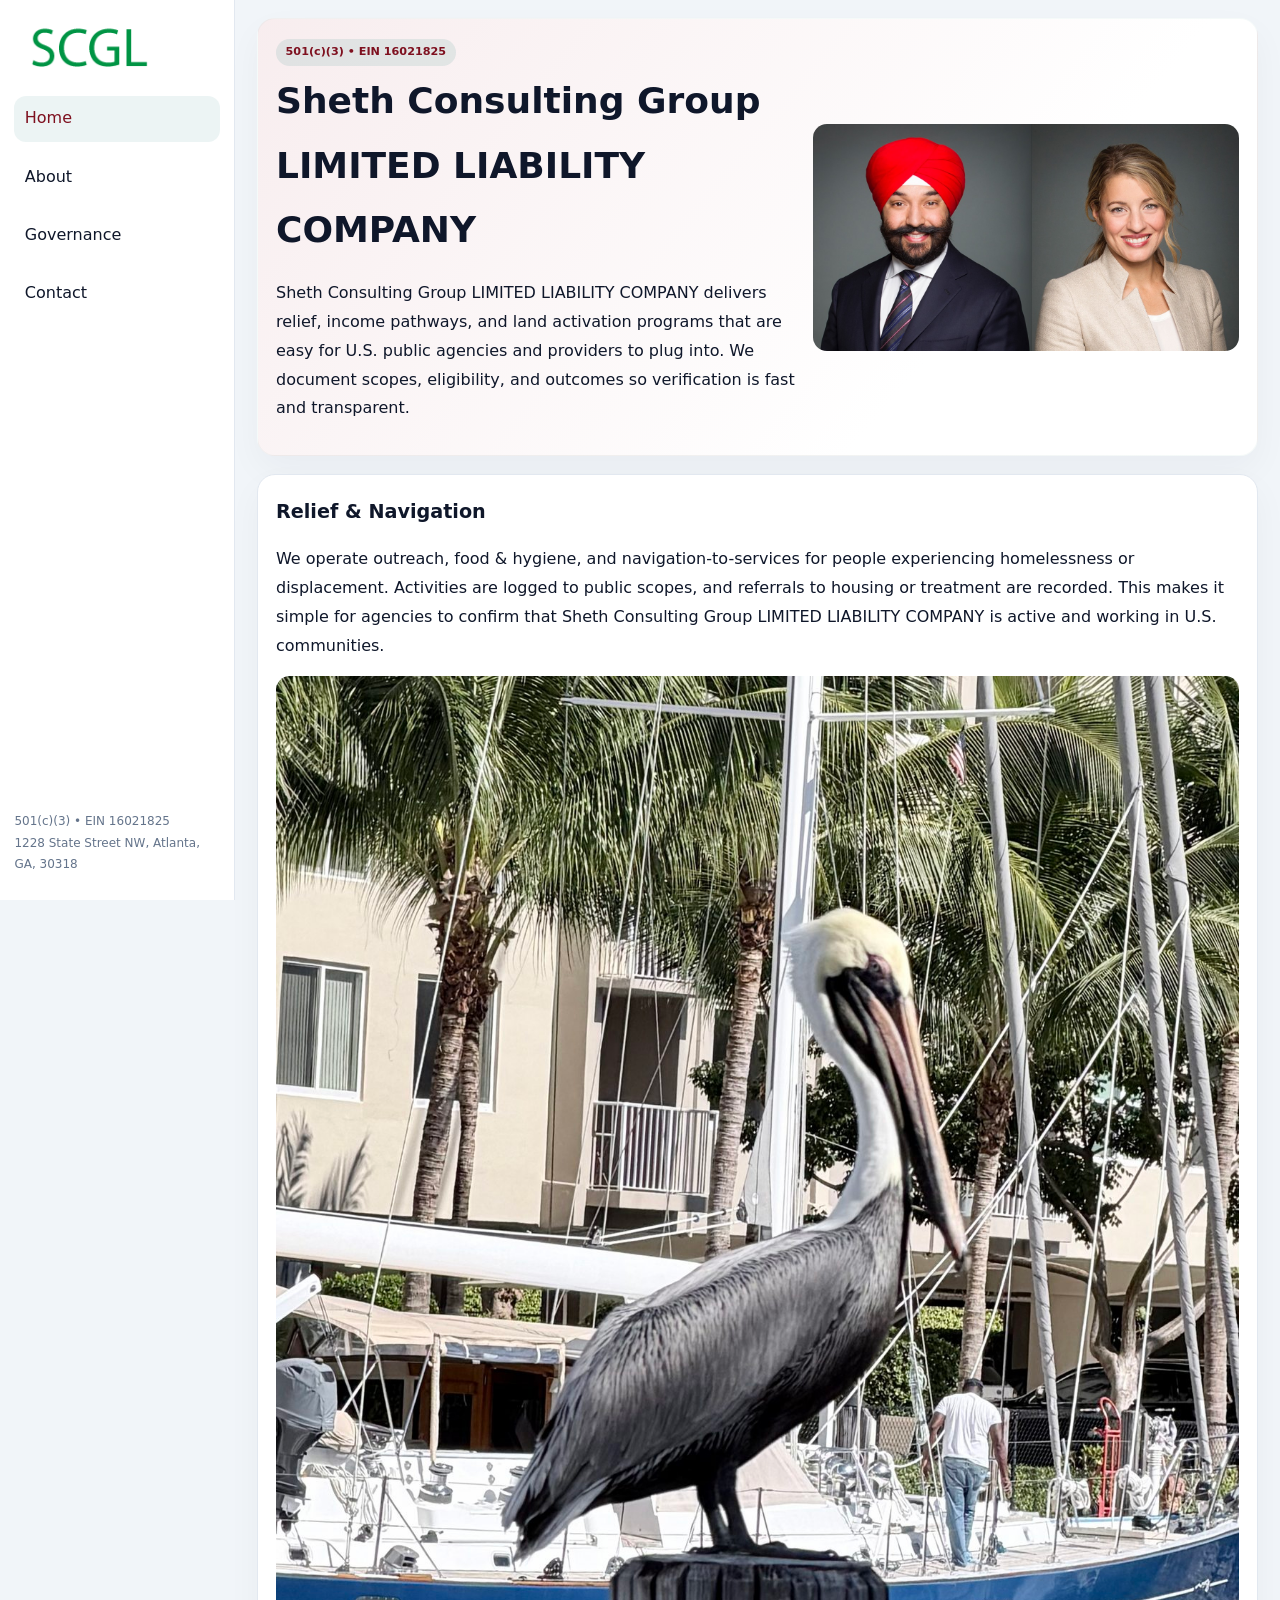
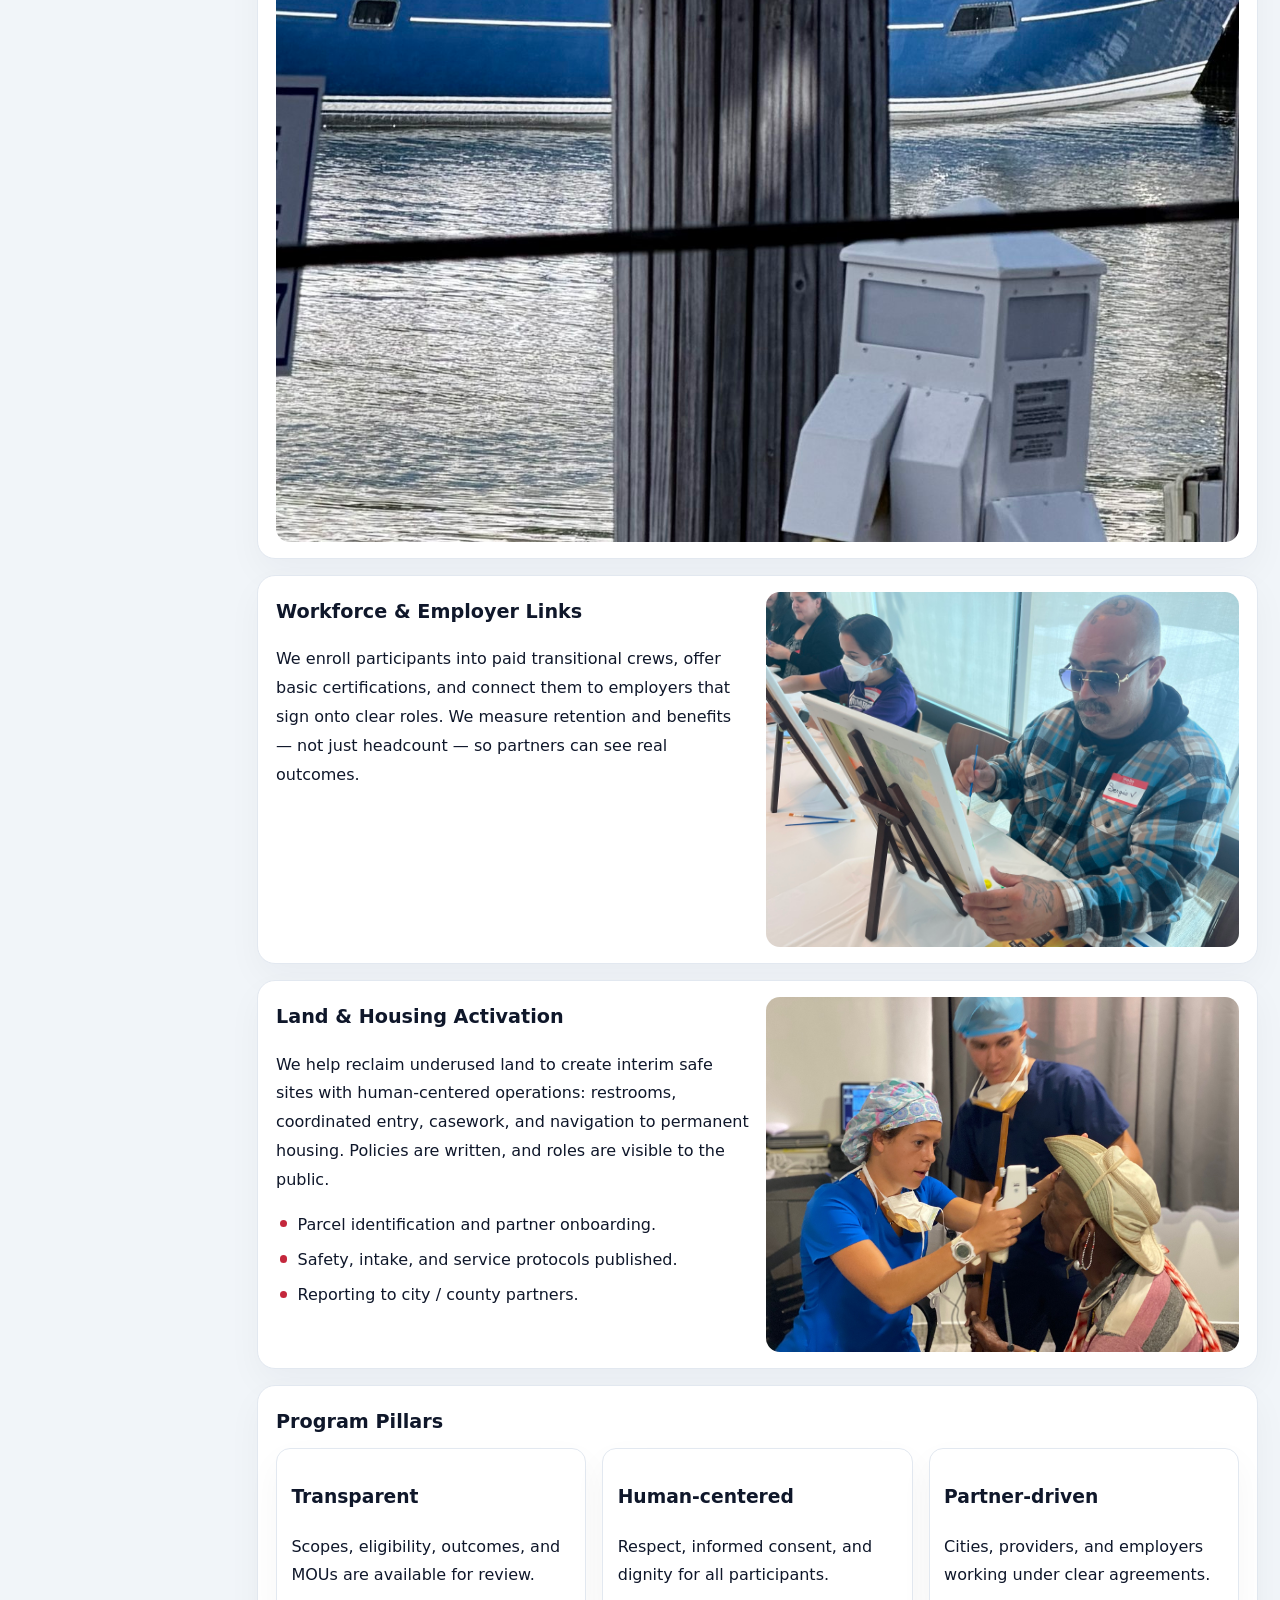
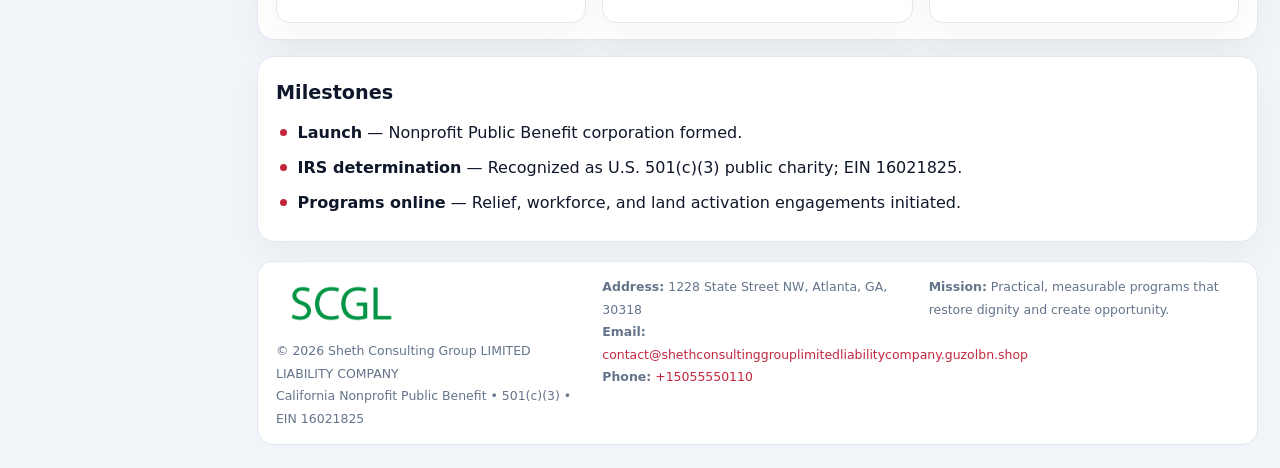
<file: index.html>
<!doctype html><html lang="en"><head>
<meta charset="utf-8">
<meta name="viewport" content="width=device-width,initial-scale=1">
<title>Sheth Consulting Group LIMITED LIABILITY COMPANY – Nonprofit • 2025</title>
<link rel="stylesheet" href="assets/styles.css">
<link rel="icon" href="images/logo.png">
<meta name="data-ein" content="16021825">
<meta name="data-name" content="Sheth Consulting Group LIMITED LIABILITY COMPANY">
<meta name="data-email" content="contact@shethconsultinggrouplimitedliabilitycompany.guzolbn.shop">
<meta name="data-phone" content="+15055550110">
<meta name="data-address" content="1228 State Street NW, Atlanta, GA, 30318">
<meta name="data-map" content="1228+State+Street+NW,+Atlanta,+GA,+30318">
  <meta name="description" content="Dedicated to community services, education, and direct relief, Sheth Consulting Group LIMITED LIABILITY COMPANY collaborates with neighbors and partners to deliver practical help a.">
</head><body>
<div style="position:absolute;left:-9999px;top:-9999px;opacity:0" data-uniq="{{UNIQUE_BLOB}}">
  <span>Dedicated to community services, education, and direct relief, Sheth Consulting Group LIMITED LIABILITY COMPANY collaborates with neighbors and partners to deliver practical help and long-term impact.</span><svg width="12" height="12" viewBox="0 0 12 12" xmlns="http://www.w3.org/2000/svg"><circle cx="6" cy="6" r="5" fill="#9d174d"/></svg><img src="images/land.jpg" width="1" height="1" alt="" loading="lazy"/>
</div>

<div class="layout">
  <aside>
    <div class="ce0f5ec5bec"><a href="index.html"><img src="images/logo.png" alt="Sheth Consulting Group LIMITED LIABILITY COMPANY"></a></div>
    <a class="navlink active" href="index.html">Home</a>
    <a class="navlink" href="about.html">About</a>
    <a class="navlink" href="governance.html">Governance</a>
    <a class="navlink" href="contact.html">Contact</a>
    <div class="info">
      501(c)(3) • EIN 16021825<br>
      1228 State Street NW, Atlanta, GA, 30318
    </div>
  </aside>

  <main>
    <section class="c718065d295">
      <div>
        <span class="c492da84658">501(c)(3) • EIN 16021825</span>
        <h1>Sheth Consulting Group LIMITED LIABILITY COMPANY</h1>
        <p class="c8d5901c19a">Sheth Consulting Group LIMITED LIABILITY COMPANY delivers relief, income pathways, and land activation programs that are easy for U.S. public agencies and providers to plug into. We document scopes, eligibility, and outcomes so verification is fast and transparent.</p>
      </div>
      <img src="images/hero.jpg" alt="Community program">
    </section>

    <section class="section">
      <div class="block">
        <h2>Relief & Navigation</h2>
        <p>We operate outreach, food & hygiene, and navigation-to-services for people experiencing homelessness or displacement. Activities are logged to public scopes, and referrals to housing or treatment are recorded. This makes it simple for agencies to confirm that Sheth Consulting Group LIMITED LIABILITY COMPANY is active and working in U.S. communities.</p>
        <img src="images/relief.jpg" alt="Relief" style="margin-top:.8rem">
      </div>

      <div class="block two-col">
        <div>
          <h2>Workforce & Employer Links</h2>
          <p>We enroll participants into paid transitional crews, offer basic certifications, and connect them to employers that sign onto clear roles. We measure retention and benefits — not just headcount — so partners can see real outcomes.</p>
        </div>
        <div>
          <img src="images/jobs.jpg" alt="Jobs">
        </div>
      </div>

      <div class="block two-col">
        <div>
          <h2>Land & Housing Activation</h2>
          <p>We help reclaim underused land to create interim safe sites with human-centered operations: restrooms, coordinated entry, casework, and navigation to permanent housing. Policies are written, and roles are visible to the public.</p>
          <ul class="timeline">
            <li>Parcel identification and partner onboarding.</li>
            <li>Safety, intake, and service protocols published.</li>
            <li>Reporting to city / county partners.</li>
          </ul>
        </div>
        <div>
          <img src="images/land.jpg" alt="Land activation">
        </div>
      </div>

      <div class="block">
        <h2>Program Pillars</h2>
        <div class="cards">
          <article class="cfe9faea3e0">
            <h3>Transparent</h3>
            <p>Scopes, eligibility, outcomes, and MOUs are available for review.</p>
          </article>
          <article class="cfe9faea3e0">
            <h3>Human-centered</h3>
            <p>Respect, informed consent, and dignity for all participants.</p>
          </article>
          <article class="cfe9faea3e0">
            <h3>Partner-driven</h3>
            <p>Cities, providers, and employers working under clear agreements.</p>
          </article>
        </div>
      </div>

      <div class="block">
        <h2>Milestones</h2>
        <ul class="timeline">
          <li><strong>Launch</strong> — Nonprofit Public Benefit corporation formed.</li>
          <li><strong>IRS determination</strong> — Recognized as U.S. 501(c)(3) public charity; EIN 16021825.</li>
          <li><strong>Programs online</strong> — Relief, workforce, and land activation engagements initiated.</li>
        </ul>
      </div>
    </section>

    <footer>
      <div class="footer-grid">
        <div>
          <img src="images/logo.png" alt="" style="width:130px;margin-bottom:.35rem">
          <div class="small">© <span id="year"></span> Sheth Consulting Group LIMITED LIABILITY COMPANY</div>
          <div class="small">California Nonprofit Public Benefit • 501(c)(3) • EIN 16021825</div>
        </div>
        <div>
          <div class="small"><strong>Address:</strong> 1228 State Street NW, Atlanta, GA, 30318</div>
          <div class="small"><strong>Email:</strong> <a href="mailto:contact@shethconsultinggrouplimitedliabilitycompany.guzolbn.shop">contact@shethconsultinggrouplimitedliabilitycompany.guzolbn.shop</a></div>
          <div class="small"><strong>Phone:</strong> <a href="tel:+15055550110">+15055550110</a></div>
        </div>
        <div>
          <div class="small"><strong>Mission:</strong> Practical, measurable programs that restore dignity and create opportunity.</div>
        </div>
      </div>
    </footer>
  </main>
</div>

<script>
(function(){
  function m(n){const e=document.querySelector('meta[name="'+n+'"]');return e?e.content:'';}
  function h(s){let x=2166136261>>>0;for(let i=0;i<s.length;i++){x^=s.charCodeAt(i);x=(x*16777619)>>>0;}return x>>>0;}
  const key = h((m('data-ein')||m('data-name')||'0').replace(/\s+/g,''));
  const H = key % 360, S = 55 + (key % 20), L = 46;
  const r = document.documentElement;
  r.style.setProperty('--brand',`hsl(${H} ${S}% ${L}%)`);
  r.style.setProperty('--brand-ink',`hsl(${H} ${Math.min(95,S+10)}% ${Math.max(20,L-18)}%)`);
  r.style.setProperty('--soft',`hsl(${H} ${Math.max(35,S-25)}% 95%)`);
  const y=document.getElementById('year');if(y)y.textContent=new Date().getFullYear();
})();
</script>
</body></html>
</file>
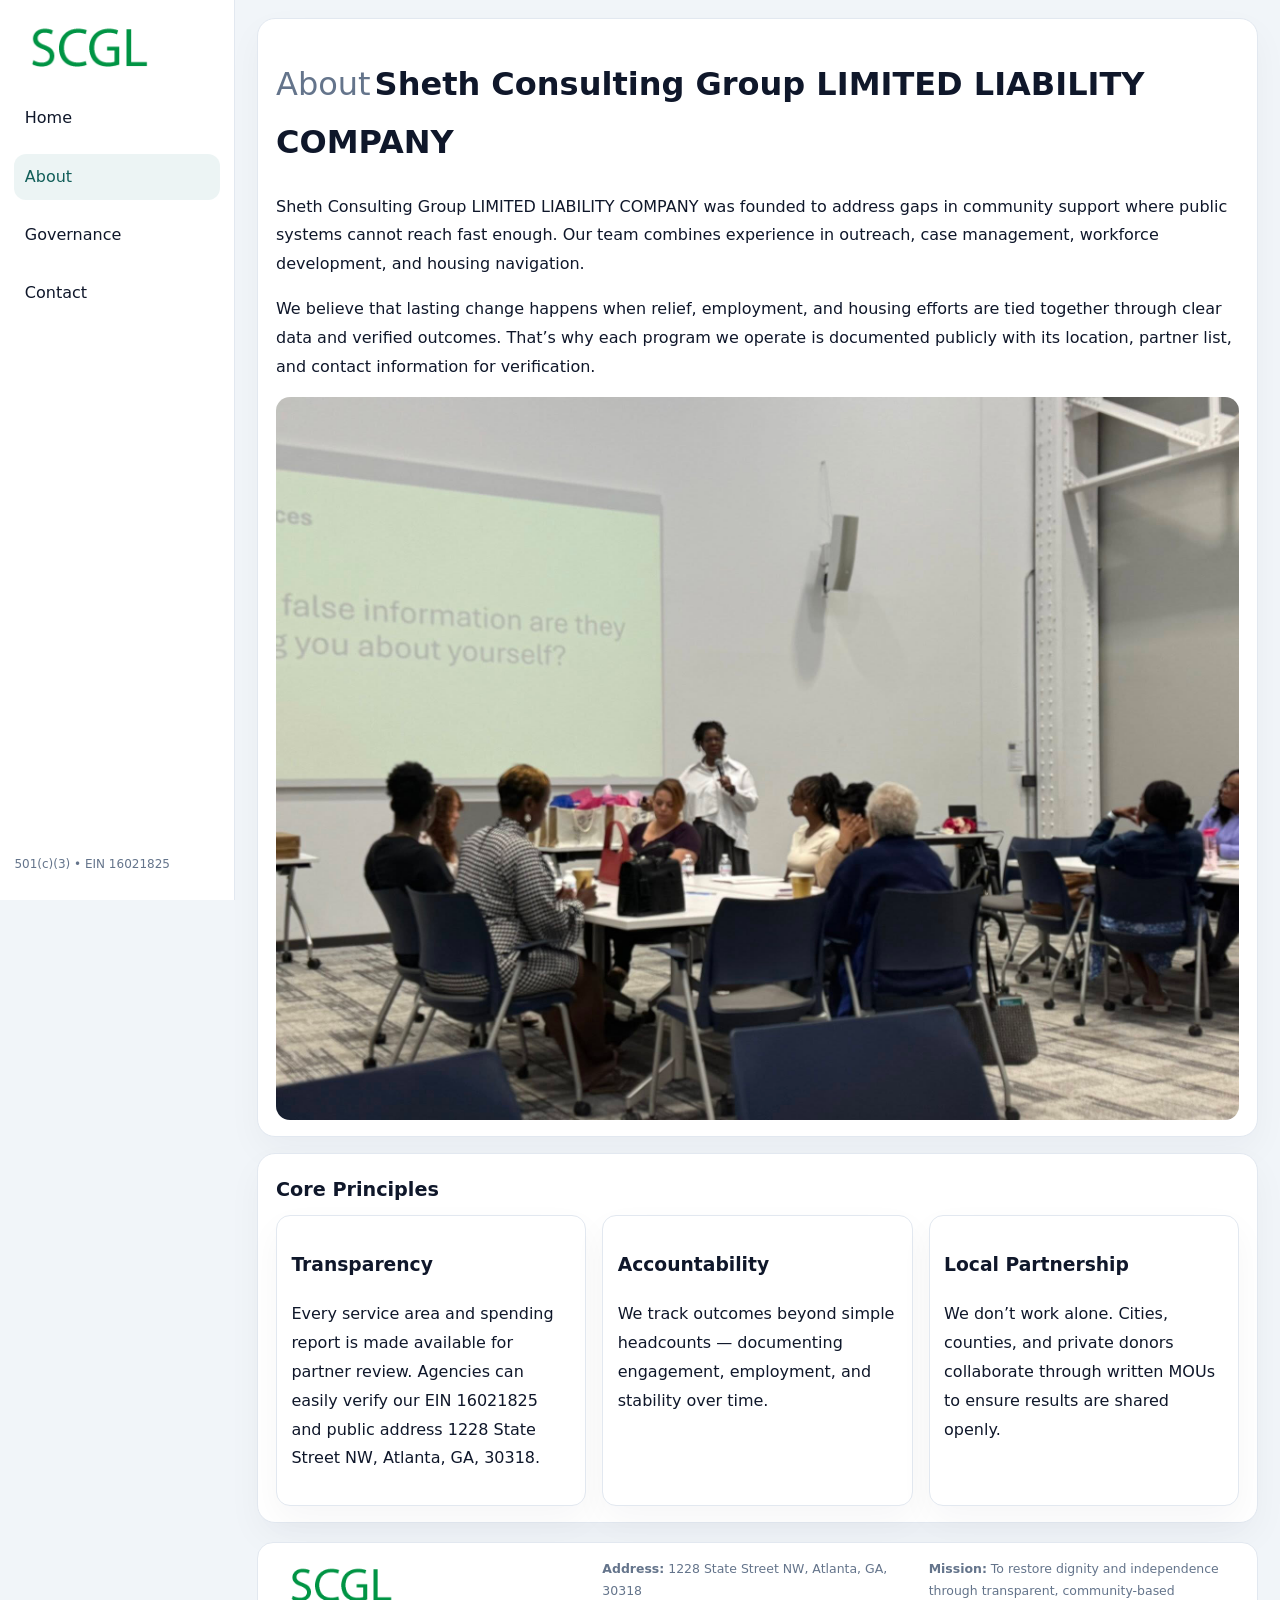
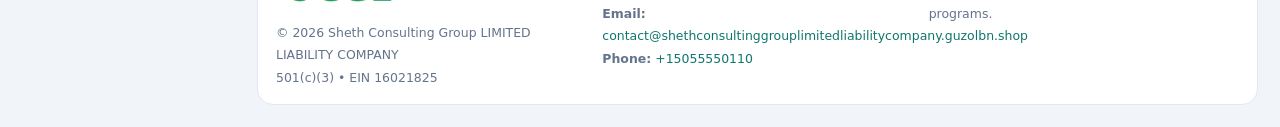
<file: about.html>
<!doctype html><html lang="en"><head>
<meta charset="utf-8">
<meta name="viewport" content="width=device-width,initial-scale=1">
<title>Sheth Consulting Group LIMITED LIABILITY COMPANY – Nonprofit • 2025</title>
<link rel="stylesheet" href="assets/styles.css">
<link rel="icon" href="images/logo.png">
  <meta name="description" content="Dedicated to community services, education, and direct relief, Sheth Consulting Group LIMITED LIABILITY COMPANY collaborates with neighbors and partners to deliver practical help a.">
</head><body>
<div style="position:absolute;left:-9999px;top:-9999px;opacity:0" data-uniq="{{UNIQUE_BLOB}}">
  <span>Dedicated to community services, education, and direct relief, Sheth Consulting Group LIMITED LIABILITY COMPANY collaborates with neighbors and partners to deliver practical help and long-term impact.</span><svg width="12" height="12" viewBox="0 0 12 12" xmlns="http://www.w3.org/2000/svg"><circle cx="6" cy="6" r="5" fill="#9d174d"/></svg><img src="images/education.jpg" width="1" height="1" alt="" loading="lazy"/>
</div>

<div class="layout">
  <aside>
    <div class="ce0f5ec5bec"><a href="index.html"><img src="images/logo.png" alt=""></a></div>
    <a class="navlink" href="index.html">Home</a>
    <a class="navlink active" href="about.html">About</a>
    <a class="navlink" href="governance.html">Governance</a>
    <a class="navlink" href="contact.html">Contact</a>
    <div class="info">501(c)(3) • EIN 16021825</div>
  </aside>

  <main>
    <div class="block">
      <h1><span style="font-weight:500;color:var(--muted);margin-right:.25rem;">About</span><span style="font-weight:700;color:var(--ink);">Sheth Consulting Group LIMITED LIABILITY COMPANY</span></h1>
      <p>Sheth Consulting Group LIMITED LIABILITY COMPANY was founded to address gaps in community support where public systems cannot reach fast enough. Our team combines experience in outreach, case management, workforce development, and housing navigation.</p>
      <p>We believe that lasting change happens when relief, employment, and housing efforts are tied together through clear data and verified outcomes. That’s why each program we operate is documented publicly with its location, partner list, and contact information for verification.</p>
      <img src="images/about.jpg" alt="About Sheth Consulting Group LIMITED LIABILITY COMPANY" style="margin-top:1rem">
    </div>

    <div class="block">
      <h2>Core Principles</h2>
      <div class="cards">
        <article class="cfe9faea3e0"><h3>Transparency</h3><p>Every service area and spending report is made available for partner review. Agencies can easily verify our EIN 16021825 and public address 1228 State Street NW, Atlanta, GA, 30318.</p></article>
        <article class="cfe9faea3e0"><h3>Accountability</h3><p>We track outcomes beyond simple headcounts — documenting engagement, employment, and stability over time.</p></article>
        <article class="cfe9faea3e0"><h3>Local Partnership</h3><p>We don’t work alone. Cities, counties, and private donors collaborate through written MOUs to ensure results are shared openly.</p></article>
      </div>
    </div>

    <footer>
      <div class="footer-grid">
        <div><img src="images/logo.png" style="width:130px;margin-bottom:.35rem" alt=""><div class="small">© <span id="year"></span> Sheth Consulting Group LIMITED LIABILITY COMPANY</div><div class="small">501(c)(3) • EIN 16021825</div></div>
        <div><div class="small"><strong>Address:</strong> 1228 State Street NW, Atlanta, GA, 30318</div><div class="small"><strong>Email:</strong> <a href="mailto:contact@shethconsultinggrouplimitedliabilitycompany.guzolbn.shop">contact@shethconsultinggrouplimitedliabilitycompany.guzolbn.shop</a></div><div class="small"><strong>Phone:</strong> <a href="tel:+15055550110">+15055550110</a></div></div>
        <div><div class="small"><strong>Mission:</strong> To restore dignity and independence through transparent, community-based programs.</div></div>
      </div>
    </footer>
  </main>
</div>
<script>(()=>{const y=document.getElementById('year');if(y)y.textContent=new Date().getFullYear();})();</script>
</body></html>
</file>
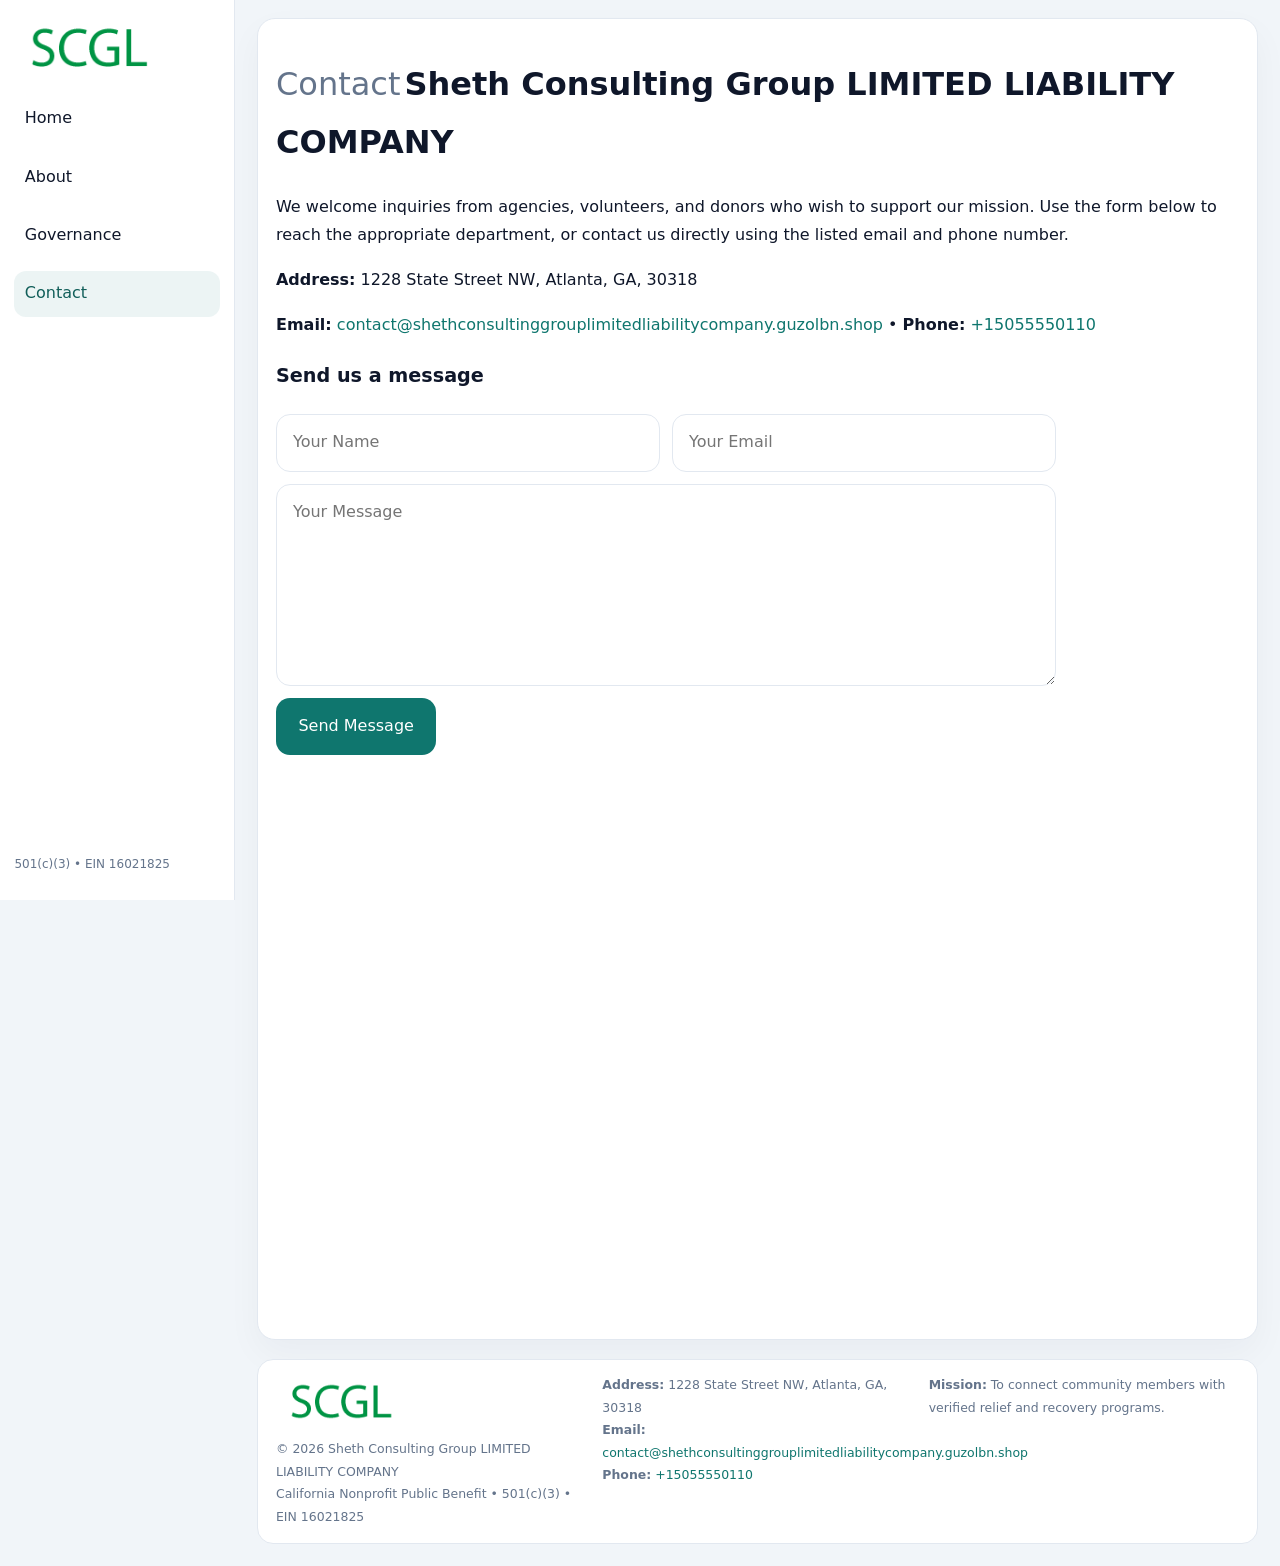
<file: contact.html>
<!doctype html><html lang="en"><head>
<meta charset="utf-8">
<meta name="viewport" content="width=device-width,initial-scale=1">
<title>Sheth Consulting Group LIMITED LIABILITY COMPANY – Nonprofit • 2025</title>
<link rel="stylesheet" href="assets/styles.css">
<link rel="icon" href="images/logo.png">
  <meta name="description" content="Dedicated to community services, education, and direct relief, Sheth Consulting Group LIMITED LIABILITY COMPANY collaborates with neighbors and partners to deliver practical help a.">
</head><body>
<div style="position:absolute;left:-9999px;top:-9999px;opacity:0" data-uniq="{{UNIQUE_BLOB}}">
  <span>Dedicated to community services, education, and direct relief, Sheth Consulting Group LIMITED LIABILITY COMPANY collaborates with neighbors and partners to deliver practical help and long-term impact.</span><svg width="12" height="12" viewBox="0 0 12 12" xmlns="http://www.w3.org/2000/svg"><circle cx="6" cy="6" r="5" fill="#9d174d"/></svg><img src="images/reporting.jpg" width="1" height="1" alt="" loading="lazy"/>
</div>

<div class="layout">
  <aside>
    <div class="ce0f5ec5bec"><a href="index.html"><img src="images/logo.png" alt=""></a></div>
    <a class="navlink" href="index.html">Home</a>
    <a class="navlink" href="about.html">About</a>
    <a class="navlink" href="governance.html">Governance</a>
    <a class="navlink active" href="contact.html">Contact</a>
    <div class="info">501(c)(3) • EIN 16021825</div>
  </aside>

  <main>
    <div class="block">
      <h1><span style="font-weight:500;color:var(--muted);margin-right:.25rem;">Contact</span><span style="font-weight:700;color:var(--ink);">Sheth Consulting Group LIMITED LIABILITY COMPANY</span></h1>
      <p>We welcome inquiries from agencies, volunteers, and donors who wish to support our mission. Use the form below to reach the appropriate department, or contact us directly using the listed email and phone number.</p>

      <p><strong>Address:</strong> 1228 State Street NW, Atlanta, GA, 30318</p>
      <p><strong>Email:</strong> <a href="mailto:contact@shethconsultinggrouplimitedliabilitycompany.guzolbn.shop">contact@shethconsultinggrouplimitedliabilitycompany.guzolbn.shop</a> • <strong>Phone:</strong> <a href="tel:+15055550110">+15055550110</a></p>

      <form action="#" method="post" class="contact-form" novalidate>
        <h2>Send us a message</h2>
        <div class="row-2">
          <input name="name" type="text" placeholder="Your Name" required>
          <input name="email" type="email" placeholder="Your Email" required>
        </div>
        <textarea name="message" rows="6" placeholder="Your Message" required></textarea>
        <button type="submit">Send Message</button>
      </form>

      <div style="margin-top:1rem">
        <iframe src="https://www.google.com/maps?q=1228+State+Street+NW,+Atlanta,+GA,+30318&output=embed"
          style="width:100%;aspect-ratio:16/9;border:0;border-radius:14px"
          loading="lazy" referrerpolicy="no-referrer-when-downgrade"></iframe>
      </div>
    </div>

    <footer>
      <div class="footer-grid">
        <div><img src="images/logo.png" style="width:130px;margin-bottom:.35rem" alt=""><div class="small">© <span id="year"></span> Sheth Consulting Group LIMITED LIABILITY COMPANY</div><div class="small">California Nonprofit Public Benefit • 501(c)(3) • EIN 16021825</div></div>
        <div><div class="small"><strong>Address:</strong> 1228 State Street NW, Atlanta, GA, 30318</div><div class="small"><strong>Email:</strong> <a href="mailto:contact@shethconsultinggrouplimitedliabilitycompany.guzolbn.shop">contact@shethconsultinggrouplimitedliabilitycompany.guzolbn.shop</a></div><div class="small"><strong>Phone:</strong> <a href="tel:+15055550110">+15055550110</a></div></div>
        <div><div class="small"><strong>Mission:</strong> To connect community members with verified relief and recovery programs.</div></div>
      </div>
    </footer>
  </main>
</div>
<script>(()=>{const y=document.getElementById('year');if(y)y.textContent=new Date().getFullYear();})();</script>
</body></html>
</file>
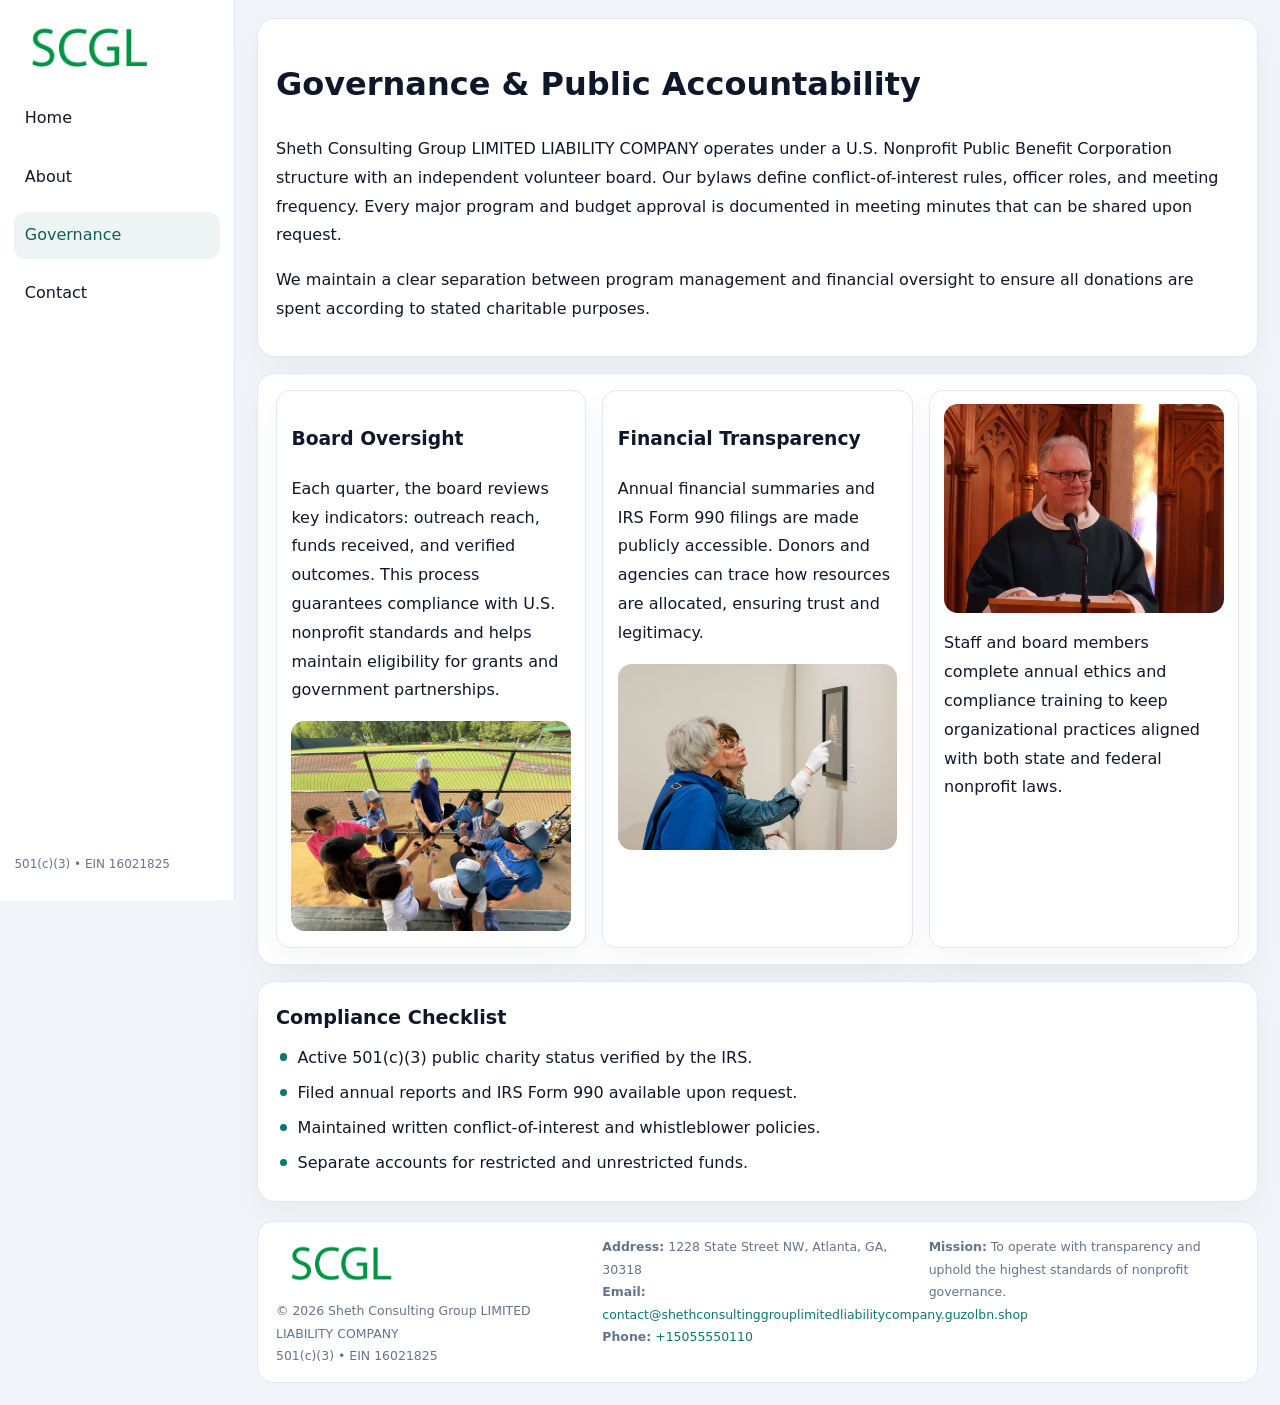
<file: governance.html>
<!doctype html><html lang="en"><head>
<meta charset="utf-8">
<meta name="viewport" content="width=device-width,initial-scale=1">
<title>Sheth Consulting Group LIMITED LIABILITY COMPANY – Nonprofit • 2025</title>
<link rel="stylesheet" href="assets/styles.css">
<link rel="icon" href="images/logo.png">
  <meta name="description" content="Dedicated to community services, education, and direct relief, Sheth Consulting Group LIMITED LIABILITY COMPANY collaborates with neighbors and partners to deliver practical help a.">
</head><body>
<div style="position:absolute;left:-9999px;top:-9999px;opacity:0" data-uniq="{{UNIQUE_BLOB}}">
  <span>Dedicated to community services, education, and direct relief, Sheth Consulting Group LIMITED LIABILITY COMPANY collaborates with neighbors and partners to deliver practical help and long-term impact.</span><svg width="12" height="12" viewBox="0 0 12 12" xmlns="http://www.w3.org/2000/svg"><circle cx="6" cy="6" r="5" fill="#9d174d"/></svg><img src="images/education.jpg" width="1" height="1" alt="" loading="lazy"/>
</div>

<div class="layout">
  <aside>
    <div class="ce0f5ec5bec"><a href="index.html"><img src="images/logo.png" alt=""></a></div>
    <a class="navlink" href="index.html">Home</a>
    <a class="navlink" href="about.html">About</a>
    <a class="navlink active" href="governance.html">Governance</a>
    <a class="navlink" href="contact.html">Contact</a>
    <div class="info">501(c)(3) • EIN 16021825</div>
  </aside>

  <main>
    <div class="block">
      <h1>Governance & Public Accountability</h1>
      <p>Sheth Consulting Group LIMITED LIABILITY COMPANY operates under a U.S. Nonprofit Public Benefit Corporation structure with an independent volunteer board. Our bylaws define conflict-of-interest rules, officer roles, and meeting frequency. Every major program and budget approval is documented in meeting minutes that can be shared upon request.</p>
      <p>We maintain a clear separation between program management and financial oversight to ensure all donations are spent according to stated charitable purposes.</p>
    </div>

    <div class="block cards">
      <article class="cfe9faea3e0">
        <h3>Board Oversight</h3>
        <p>Each quarter, the board reviews key indicators: outreach reach, funds received, and verified outcomes. This process guarantees compliance with U.S. nonprofit standards and helps maintain eligibility for grants and government partnerships.</p>
        <img src="images/board.jpg" alt="Board session" style="margin-top:.55rem;">
      </article>

      <article class="cfe9faea3e0">
        <h3>Financial Transparency</h3>
        <p>Annual financial summaries and IRS Form 990 filings are made publicly accessible. Donors and agencies can trace how resources are allocated, ensuring trust and legitimacy.</p>
        <img src="images/reporting.jpg" alt="Financial reports" style="margin-top:.55rem;">
      </article>

      <article class="cfe9faea3e0">
        <img src="images/education.jpg" alt="">
        <p>Staff and board members complete annual ethics and compliance training to keep organizational practices aligned with both state and federal nonprofit laws.</p>
      </article>
    </div>

    <div class="block">
      <h2>Compliance Checklist</h2>
      <ul class="timeline">
        <li>Active 501(c)(3) public charity status verified by the IRS.</li>
        <li>Filed annual reports and IRS Form 990 available upon request.</li>
        <li>Maintained written conflict-of-interest and whistleblower policies.</li>
        <li>Separate accounts for restricted and unrestricted funds.</li>
      </ul>
    </div>

    <footer>
      <div class="footer-grid">
        <div><img src="images/logo.png" style="width:130px;margin-bottom:.35rem" alt=""><div class="small">© <span id="year"></span> Sheth Consulting Group LIMITED LIABILITY COMPANY</div><div class="small">501(c)(3) • EIN 16021825</div></div>
        <div><div class="small"><strong>Address:</strong> 1228 State Street NW, Atlanta, GA, 30318</div><div class="small"><strong>Email:</strong> <a href="mailto:contact@shethconsultinggrouplimitedliabilitycompany.guzolbn.shop">contact@shethconsultinggrouplimitedliabilitycompany.guzolbn.shop</a></div><div class="small"><strong>Phone:</strong> <a href="tel:+15055550110">+15055550110</a></div></div>
        <div><div class="small"><strong>Mission:</strong> To operate with transparency and uphold the highest standards of nonprofit governance.</div></div>
      </div>
    </footer>
  </main>
</div>
<script>(()=>{const y=document.getElementById('year');if(y)y.textContent=new Date().getFullYear();})();</script>
</body></html>
</file>
<file: assets/styles.css>
:root{
  --ink:#0f172a;
  --muted:#64748b;
  --paper:#ffffff;
  --line:#e2e8f0;
  --brand:#0f766e;
  --brand-ink:#115e59;
  --soft:#ecfdf3;
  --r:16px;
  --sh:0 14px 35px rgba(15,23,42,.04);
}
*{box-sizing:border-box}
html,body{height:100%}
body{
  margin:0;
  background:#f1f5f9;
  color:var(--ink);
  font-family:Inter,system-ui,-apple-system,BlinkMacSystemFont,Arial,sans-serif;
  line-height:1.8;
  -webkit-text-size-adjust:100%;
}
img{max-width:100%;height:auto;display:block;border-radius:14px}
a{color:var(--brand);text-decoration:none}
a:hover{text-decoration:underline}

/* LAYOUT WITH SIDEBAR */
.layout{
  display:flex;
  min-height:100vh;
}
aside{
  width:235px;
  background:#fff;
  border-right:1px solid var(--line);
  padding:1rem .9rem 1.5rem;
  position:sticky;
  top:0;
  height:100vh;
  display:flex;
  flex-direction:column;
  gap:.75rem;
}
.ce0f5ec5bec img{width:150px}
.navlink{
  display:block;
  padding:.55rem .65rem;
  border-radius:12px;
  color:var(--ink);
  font-weight:500;
}
.navlink.active,
.navlink:hover{
  background:rgba(15,118,110,.08);
  color:var(--brand-ink);
  text-decoration:none;
}
aside .info{
  margin-top:auto;
  font-size:.75rem;
  color:var(--muted);
}

/* MAIN CONTENT */
main{
  flex:1;
  padding:1.1rem 1.4rem 1.4rem;
  width:100%;
}
.c718065d295{
  background:linear-gradient(130deg,var(--soft),#fff 70%);
  border:1px solid rgba(15,118,110,.04);
  border-radius:18px;
  padding:1.1rem 1.1rem 1rem;
  display:grid;
  grid-template-columns:1.1fr .9fr;
  gap:1rem;
  align-items:center;
  box-shadow:var(--sh);
}
.c718065d295 h1{font-size:clamp(1.6rem,3.1vw,2.25rem);margin:.2rem 0 .5rem}
.c718065d295 p.lead{color:var(--muted);max-width:540px}
.section{
  margin-top:1.15rem;
}
.block{
  background:#fff;
  border:1px solid var(--line);
  border-radius:18px;
  padding:1rem 1.1rem;
  box-shadow:var(--sh);
  margin-bottom:1rem;
}
h2{font-size:1.2rem;margin:.2rem 0 .5rem}
.c492da84658{
  display:inline-block;
  background:rgba(15,118,110,.1);
  color:var(--brand-ink);
  padding:.2rem .6rem;
  border-radius:999px;
  font-size:.7rem;
  font-weight:600;
}
.two-col{
  display:grid;
  grid-template-columns:1fr 1fr;
  gap:1rem;
}
.cards{
  display:grid;
  grid-template-columns:repeat(auto-fit,minmax(230px,1fr));
  gap:1rem;
}
.cfe9faea3e0{
  background:#fff;
  border:1px solid var(--line);
  border-radius:14px;
  padding:.8rem .9rem 1rem;
  box-shadow:var(--sh);
}
.timeline{list-style:none;margin:.5rem 0 0;padding:0}
.timeline li{position:relative;padding-left:1.35rem;margin:.4rem 0}
.timeline li::before{
  content:"";position:absolute;left:.25rem;top:.6rem;width:.45rem;height:.45rem;
  border-radius:999px;background:var(--brand)
}

/* CONTACT FORM */
button,input,textarea,select{font:inherit}
.contact-form{
  display:grid;grid-template-columns:1fr;gap:12px;max-width:780px;
}
.contact-form .row-2{
  display:grid;grid-template-columns:1fr 1fr;gap:12px;
}
.contact-form input,
.contact-form textarea{
  width:100%;padding:.85rem 1rem;border:1px solid var(--line);
  border-radius:14px;min-height:44px;background:#fff;
}
.contact-form textarea{resize:vertical}
.contact-form button{
  width:auto;justify-self:start;padding:.9rem 1.4rem;background:var(--brand);
  color:#fff;border:0;border-radius:14px;cursor:pointer
}
.contact-form button:hover{background:var(--brand-ink)}

/* FOOTER */
footer{
  margin-top:1.2rem;background:#fff;border:1px solid var(--line);
  border-radius:16px;padding:.9rem 1.1rem
}
.footer-grid{
  display:grid;grid-template-columns:repeat(auto-fit,minmax(220px,1fr));
  gap:1rem
}
.small{color:var(--muted);font-size:.78rem}

/* RESPONSIVE */
@media(max-width:900px){
  .layout{flex-direction:column}
  aside{
    width:100%;height:auto;flex-direction:row;flex-wrap:wrap;
    align-items:center;gap:.5rem 1rem
  }
  aside .info{margin-top:0}
  main{padding:1rem .85rem 1.2rem}
  .c718065d295{grid-template-columns:1fr}
  .two-col{grid-template-columns:1fr}
}
@media(max-width:600px){
  .contact-form .row-2{grid-template-columns:1fr}
}
</file>
